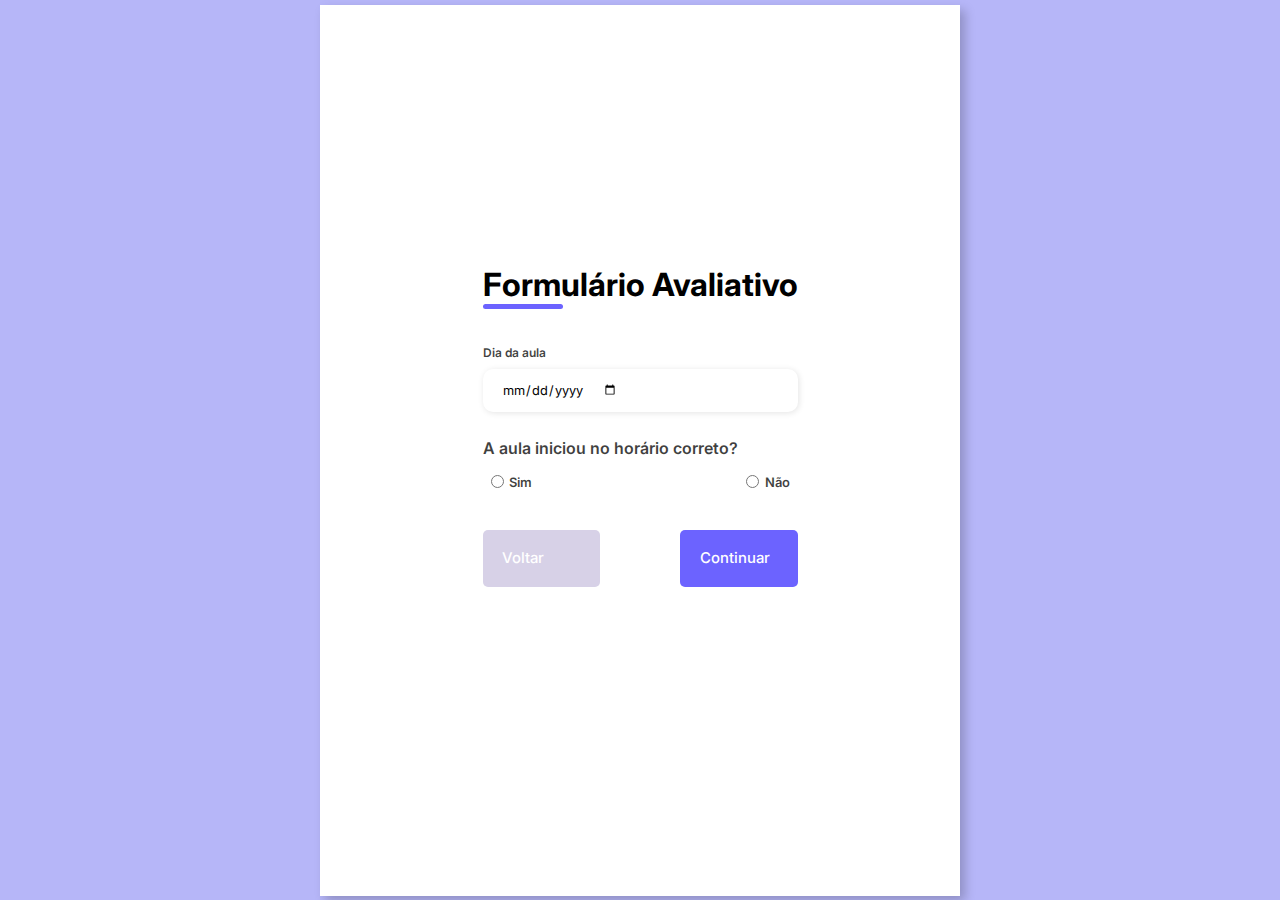
<file: aula.html>
<!DOCTYPE html>
<html lang="pt-br">

<head>
    <meta charset="UTF-8">
    <meta http-equiv="X-UA-Compatible" content="IE=edge">
    <meta name="viewport" content="width=device-width, initial-scale=1.0">
    <link rel="stylesheet" href="assets/css/style.css">
    <link rel="manifest" href="manifest.json">
    <meta name="theme-color" content="#ffffff">
    <link rel="apple-touch-icon" href="assets/img/ios/192.png">
    <title>Aula</title>
</head>

<body>
    <div class="container">
        <div class="form-image">
            <img src="assets/img/undraw_up_to_date_re_nqid.svg" alt="">
        </div>
        <div class="form">
            <form action="#">
                <div class="form-header">
                    <div class="title">
                        <h1 style="margin-top: -3rem;">Formulário Avaliativo</h1>
                    </div>
                </div>

               
                <div class="input-box" >
                    <label>Dia da aula</label>
                    <input type="date" placeholder="Enter birth date" required />
                </div>
                <div class="gender-inputs" style="margin-top: 1rem;">
                    <div class="gender-title">
                        <h6 style="font-size: 1rem; margin-bottom: 1rem;">A aula iniciou no horário correto?</h6>
                    </div>

                    <div class="gender-group">
                        <div class="gender-input">
                            <input id="sim" type="radio" name="right">
                            <label for="sim">Sim</label>
                        </div>

                        <div class="gender-input">
                            <input id="nao" type="radio" name="right">
                            <label for="nao">Não</label>
                        </div>

                        
                    </div>
                </div>

                <div class="continue-button" >
                    <button class="continue-button-left"><a href="index.html">Voltar</a></button>
                   
                    <button id="continuar" class="continue-button-right"><a href="#">Continuar</a></button>
                  </div>
            </form>
        </div>
    </div>

    <script>
       const continuarBtn = document.getElementById('continuar');

continuarBtn.addEventListener('click', function() {
  if (document.getElementById('sim').checked) {
    // Redirecionar usuário para página quando a aula começou no horário certo
    window.location.href = 'insumos.html';
  } else if (document.getElementById('nao').checked) {
    // Redirecionar usuário para página quando a aula NÃO começou no horário certo
    window.location.href = 'checkAula.html';
  }
});


      </script>
</body>

</html>
</file>
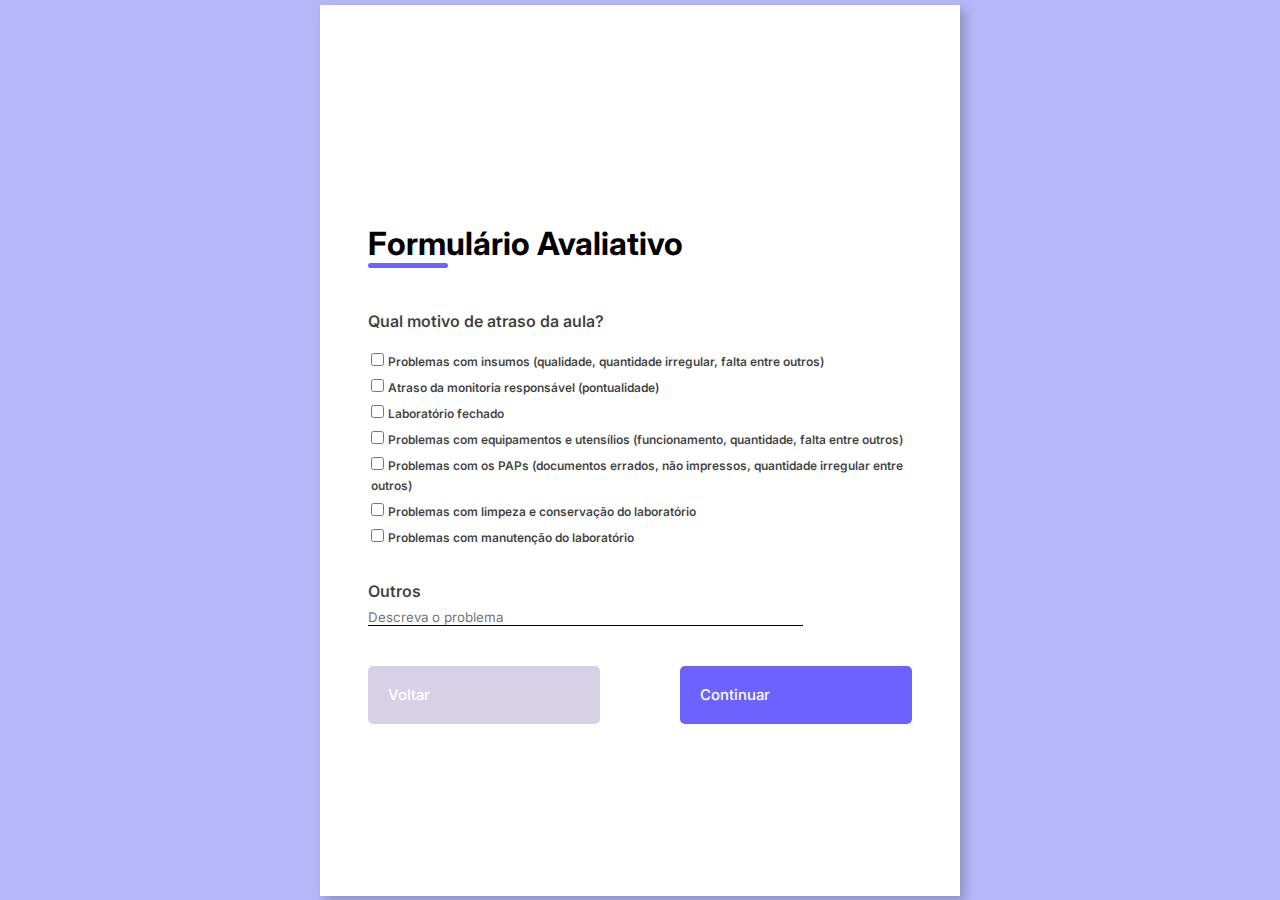
<file: checkaula.html>
<!DOCTYPE html>
<html lang="pt-br">

<head>
    <meta charset="UTF-8">
    <meta http-equiv="X-UA-Compatible" content="IE=edge">
    <meta name="viewport" content="width=device-width, initial-scale=1.0">
    <link rel="stylesheet" href="assets/css/style.css">
    <link rel="manifest" href="manifest.json">
    <meta name="theme-color" content="#ffffff">
    <link rel="apple-touch-icon" href="assets/img/ios/192.png">
    <title>checkAula</title>
</head>

<body>
    <div class="container">
        <div class="form-image">
            <img src="assets/img/undraw_up_to_date_re_nqid.svg" alt="">
        </div>
        <div class="form">
            <form action="#">
                <div class="form-avaliation">
                    <div class="title">
                        <div style="margin-top: 5rem;">
                          <h1 style="margin-bottom: 3rem;">Formulário Avaliativo</h1>
                          <form>
                          
                                <legend style="margin-bottom: 6rem; font-size: 1rem;">Qual motivo de atraso da aula?</legend>
                                <div style="margin-top: -5rem;">
                                  <div class="checkbox">
                                    <input type="checkbox" id="insumos" name="motivo" value="insumos">
                                    <label for="insumos">Problemas com insumos (qualidade, quantidade irregular, falta entre outros)</label>
                                  </div>
                                  <div class="checkbox">
                                    <input type="checkbox" id="monitoria" name="motivo" value="monitoria">
                                    <label for="monitoria">Atraso da monitoria responsável (pontualidade)</label>
                                  </div>
                                  <div class="checkbox">
                                    <input type="checkbox" id="laboratorio-fechado" name="motivo" value="laboratorio-fechado">
                                    <label for="laboratorio-fechado">Laboratório fechado</label>
                                  </div>
                                  <div class="checkbox">
                                    <input type="checkbox" id="equipamentos" name="motivo" value="equipamentos">
                                    <label for="equipamentos">Problemas com equipamentos e utensílios (funcionamento, quantidade, falta entre outros)</label>
                                  </div>
                                  <div class="checkbox">
                                    <input type="checkbox" id="paps" name="motivo" value="paps">
                                    <label for="paps">Problemas com os PAPs (documentos errados, não impressos, quantidade irregular entre outros)</label>
                                  </div>
                                  <div class="checkbox">
                                    <input type="checkbox" id="limpeza" name="motivo" value="limpeza">
                                    <label for="limpeza">Problemas com limpeza e conservação do laboratório</label>
                                  </div>
                                  <div class="checkbox">
                                    <input type="checkbox" id="manutencao" name="motivo" value="manutencao">
                                    <label for="manutencao">Problemas com manutenção do laboratório</label>
                                  </div>
                                </div>
                          
                                <div class="outros" style="margin-top: 2rem;" >
                                  <label for="firstname" style="display: block; font-size: 1rem;"> Outros</label>
                                  <input type="text" name="nome" placeholder="Descreva o problema" style="border: none; background: none; border-bottom: 1px solid black; width: 80%; margin-top: 0.5rem;">
                                   </div>
                              <div class="continue-button" >
                                  <button class="continue-button-left"><a href="aula.html">Voltar</a></button>
                                  <button class="continue-button-right"><a href="insumos.html">Continuar</a></button>
                                </div>
                          
                          
                            </form>
                        </div>
                          <div id="myModal" class="modal">
                            <div class="modal-content">
                              <span class="close">&times;</span>
                              <p>Você pode ligar para a secretaria: (81) 3413 - 6657 ou entrar em contato com nosso monitor Giovane: 81 9 XXXX - XXXX</p>
                            </div>
                          </div>
                        </div>
                        
                        <script>
                          // seleciona o modal
                          var modal = document.getElementById("myModal");
                          
                          // seleciona o botão que abre o modal
                          var btn = document.getElementById("laboratorio-fechado");
                          
                          // seleciona o elemento <span> que fecha o modal
                          var span = document.getElementsByClassName("close")[0];
                          
                          // quando o usuário clica no botão, abre o modal
                          btn.onclick = function() {
                            modal.style.display = "block";
                          }
                          
                          // quando o usuário clica no <span> (x), fecha o modal
                          span.onclick = function() {
                            modal.style.display = "none";
                          }
                          
                          // quando o usuário clica fora do modal, fecha-o
                          window.onclick = function(event) {
                            if (event.target == modal) {
                              modal.style.display = "none";
                            }
                          }
                          </script>
                    
    
</body>

</html>
</file>
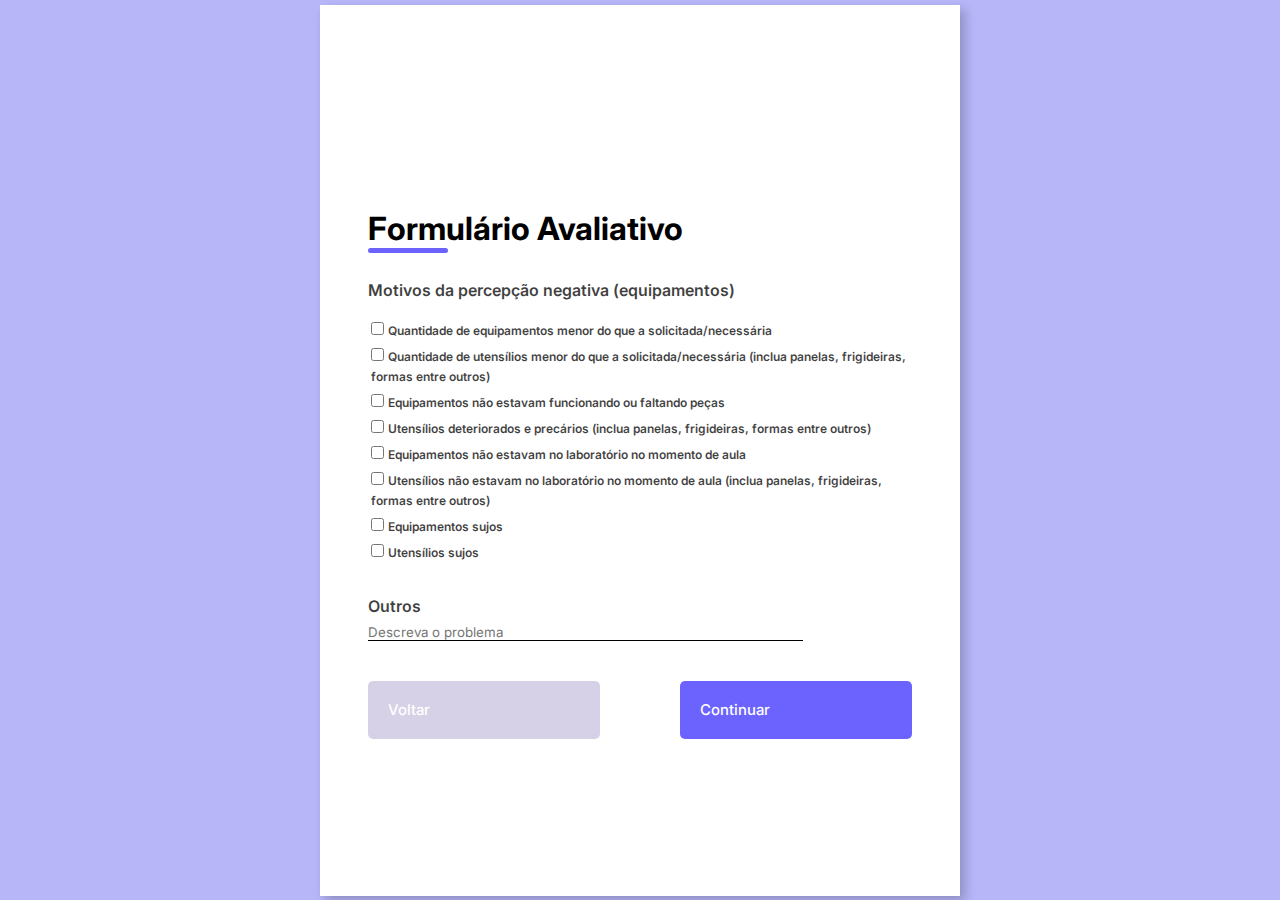
<file: checkequipamentos.html>
<!DOCTYPE html>
<html lang="pt-br">

<head>
    <meta charset="UTF-8">
    <meta http-equiv="X-UA-Compatible" content="IE=edge">
    <meta name="viewport" content="width=device-width, initial-scale=1.0">
    <link rel="stylesheet" href="assets/css/style.css">
    <link rel="manifest" href="manifest.json">
    <meta name="theme-color" content="#ffffff">
    <link rel="apple-touch-icon" href="assets/img/ios/192.png">
    <title>checkEquipamentos</title>
</head>

<body>
    <div class="container">
        <div class="form-image">
            <img src="assets/img/undraw_up_to_date_re_nqid.svg" alt="">
        </div>
        <div class="form">
          
                <div class="form-avaliation">
                    <div class="title">
                        <div style="margin-top: 5rem;">
                            <h1 style="margin-bottom: 2rem;">Formulário Avaliativo</h1>
                            <form>
                            
                                  <legend style="margin-bottom: 6rem; font-size: 1rem;">Motivos da percepção negativa (equipamentos)</legend>
                                  <div style="margin-top: -5rem;">
                                    <div class="checkbox">
                                      <input type="checkbox" id="equipamentos" name="motivo" value="insumos">
                                      <label for="equipamentos">Quantidade de equipamentos menor do que a solicitada/necessária</label>
                                    </div>
                                    <div class="checkbox">
                                      <input type="checkbox" id="quantidade-utensilios" name="motivo" value="quantidade-utensilios">
                                      <label for="quantidade-utensilios">Quantidade de utensílios menor do que a solicitada/necessária (inclua panelas, frigideiras, formas entre outros)</label>
                                    </div>
                                    <div class="checkbox">
                                      <input type="checkbox" id="defeito-equipamentos" name="motivo" value="defeito-equipamentos">
                                      <label for="defeito-equipamentos">Equipamentos não estavam funcionando ou faltando peças</label>
                                    </div>
                                    <div class="checkbox">
                                      <input type="checkbox" id="defeito-utensilios" name="motivo" value="defeito-utensilios">
                                      <label for="defeito-utensilios">Utensílios deteriorados e precários (inclua panelas, frigideiras, formas entre outros)</label>
                                    </div>
                                    <div class="checkbox">
                                      <input type="checkbox" id="ausencia-equipamentos" name="motivo" value="ausencia-equipamentos">
                                      <label for="ausencia-equipamentos">Equipamentos não estavam no laboratório no momento de aula</label>
                                    </div>
                                    <div class="checkbox">
                                      <input type="checkbox" id="ausencia-utensilios" name="motivo" value="ausencia-utensilios">
                                      <label for="ausencia-utensilios">Utensílios não estavam no laboratório no momento de aula (inclua panelas, frigideiras, formas entre outros)</label>
                                    </div>
                                    <div class="checkbox">
                                      <input type="checkbox" id="equipamentos-sujos" name="motivo" value="equipamentos-sujos">
                                      <label for="equipamentos-sujos">Equipamentos sujos</label>
                                    </div>
                                    <div class="checkbox">
                                        <input type="checkbox" id="utensilios-sujos" name="motivo" value="utensilios-sujos">
                                        <label for="utensilios-sujos">Utensílios sujos</label>
                                      </div>
                                  </div>
                                  <div class="outros" style="margin-top: 2rem;" >
                                    <label for="firstname" style="display: block; font-size: 1rem;"> Outros</label>
                                    <input type="text" name="nome" placeholder="Descreva o problema" style="border: none; background: none; border-bottom: 1px solid black; width: 80%; margin-top: 0.5rem;">
                                     </div>
                            
                                <div class="continue-button" >
                                    <button class="continue-button-left"><a href="equipamentos.html">Voltar</a></button>
                                    <button class="continue-button-right"><a href="finalizar.html">Continuar</a></button>
                                  </div>
                            
                              </form>
                        </div>
                          <div id="myModal" class="modal">
                            <div class="modal-content">
                              <span class="close">&times;</span>
                              <p>Você pode ligar para a secretaria: (81) 3413 - 6657 ou entrar em contato com nosso monitor Giovane: 81 9 XXXX - XXXX</p>
                            </div>
                          </div>
                        </div>
                        
                        <script>
                          // seleciona o modal
                          var modal = document.getElementById("myModal");
                          
                          // seleciona o botão que abre o modal
                          var btn = document.getElementById("laboratorio-fechado");
                          
                          // seleciona o elemento <span> que fecha o modal
                          var span = document.getElementsByClassName("close")[0];
                          
                          // quando o usuário clica no botão, abre o modal
                          btn.onclick = function() {
                            modal.style.display = "block";
                          }
                          
                          // quando o usuário clica no <span> (x), fecha o modal
                          span.onclick = function() {
                            modal.style.display = "none";
                          }
                          
                          // quando o usuário clica fora do modal, fecha-o
                          window.onclick = function(event) {
                            if (event.target == modal) {
                              modal.style.display = "none";
                            }
                          }
                          </script>
                    
    
</body>

</html>
</file>
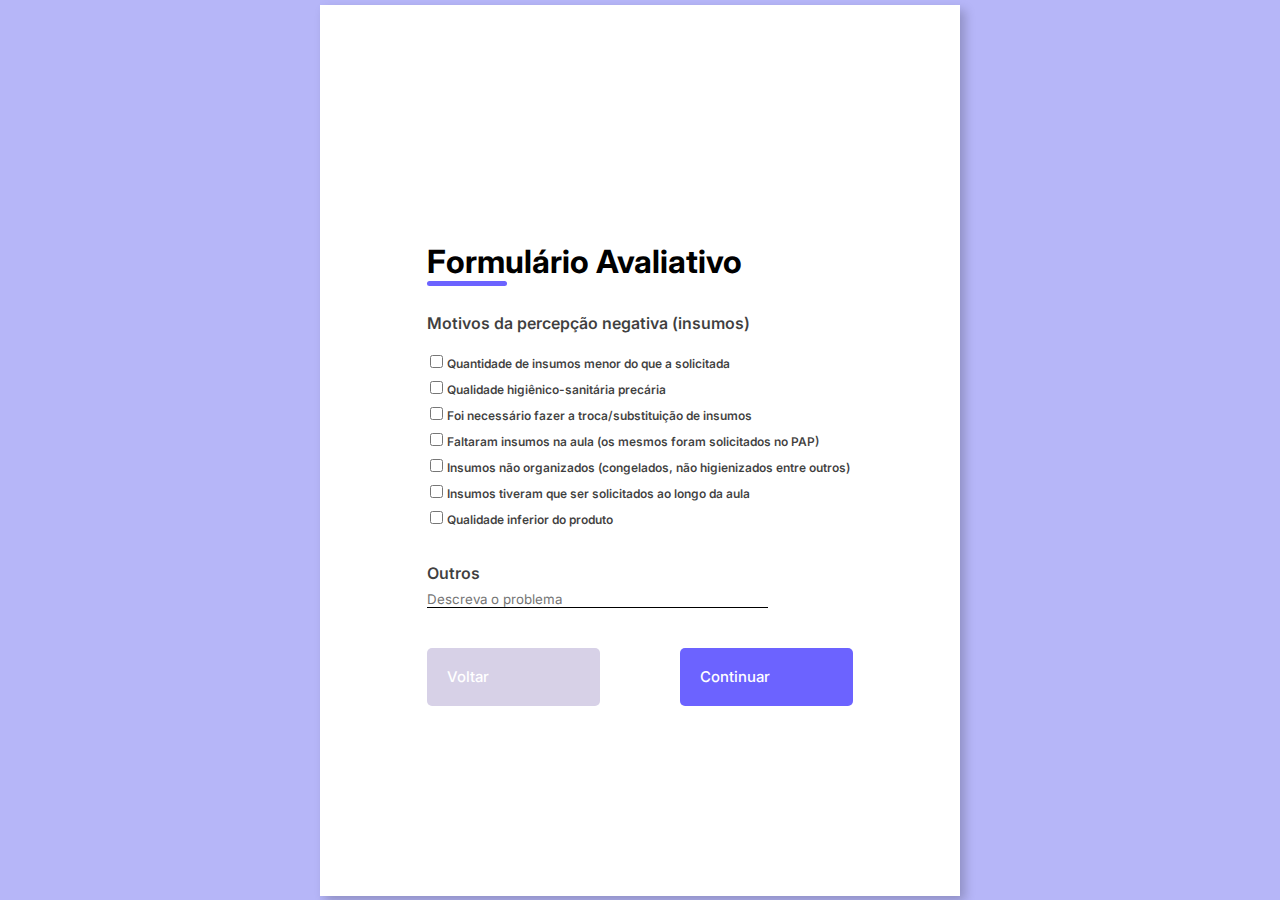
<file: checkinsumos.html>
<!DOCTYPE html>
<html lang="pt-br">

<head>
    <meta charset="UTF-8">
    <meta http-equiv="X-UA-Compatible" content="IE=edge">
    <meta name="viewport" content="width=device-width, initial-scale=1.0">
    <link rel="stylesheet" href="assets/css/style.css">
    <link rel="manifest" href="manifest.json">
    <meta name="theme-color" content="#ffffff">
    <link rel="apple-touch-icon" href="assets/img/ios/192.png">
    <title>checkInsumos</title>
</head>

<body>
    <div class="container">
        <div class="form-image">
            <img src="assets/img/undraw_up_to_date_re_nqid.svg" alt="">
        </div>
        <div class="form">
            <form action="#">
                <div class="form-avaliation">
                    <div class="title">
                        <div style="margin-top: 5rem;">
                          <h1 style="margin-bottom: 2rem;">Formulário Avaliativo</h1>
                          <form>
                          
                                <legend style="margin-bottom: 6rem; font-size: 1rem;">Motivos da percepção negativa (insumos)</legend>
                                <div style="margin-top: -5rem;">
                                  <div class="checkbox">
                                    <input type="checkbox" id="quantidade-insumos" name="motivo" value="insumos">
                                    <label for="quantidade-insumos">Quantidade de insumos menor do que a solicitada</label>
                                  </div>
                                  <div class="checkbox">
                                    <input type="checkbox" id="higiene" name="motivo" value="monitoria">
                                    <label for="higiene">Qualidade higiênico-sanitária precária</label>
                                  </div>
                                  <div class="checkbox">
                                    <input type="checkbox" id="troca-insumos" name="motivo" value="troca-insumos">
                                    <label for="laboratorio-fechado">Foi necessário fazer a troca/substituição de insumos</label>
                                  </div>
                                  <div class="checkbox">
                                    <input type="checkbox" id="falta-insumos" name="motivo" value="equipamentos">
                                    <label for="falta-insumos">Faltaram insumos na aula (os mesmos foram solicitados no PAP)</label>
                                  </div>
                                  <div class="checkbox">
                                    <input type="checkbox" id="insumos-desorganizados" name="motivo" value="paps">
                                    <label for="insumos-desorganizados">Insumos não organizados (congelados, não higienizados entre outros)</label>
                                  </div>
                                  <div class="checkbox">
                                    <input type="checkbox" id="solicitar-insumos" name="motivo" value="limpeza">
                                    <label for="solicitar-insumos">Insumos tiveram que ser solicitados ao longo da aula</label>
                                  </div>
                                  <div class="checkbox">
                                    <input type="checkbox" id="manutencao" name="motivo" value="manutencao">
                                    <label for="manutencao">Qualidade inferior do produto</label>
                                  </div>
                                </div>
                                <div class="outros" style="margin-top: 2rem;" >
                                  <label for="firstname" style="display: block; font-size: 1rem;"> Outros</label>
                                  <input type="text" name="nome" placeholder="Descreva o problema" style="border: none; background: none; border-bottom: 1px solid black; width: 80%; margin-top: 0.5rem;">
                                   </div>
                          
                              <div class="continue-button" >
                                  <button class="continue-button-left"><a href="insumos.html">Voltar</a></button>
                                  <button class="continue-button-right"><a href="equipamentos.html">Continuar</a></button>
                                </div>
                          
                            </form>
                        </div>
                          <div id="myModal" class="modal">
                            <div class="modal-content">
                              <span class="close">&times;</span>
                              <p>Você pode ligar para a secretaria: (81) 3413 - 6657 ou entrar em contato com nosso monitor Giovane: 81 9 XXXX - XXXX</p>
                            </div>
                          </div>
                        </div>
                        
                        <script>
                          // seleciona o modal
                          var modal = document.getElementById("myModal");
                          
                          // seleciona o botão que abre o modal
                          var btn = document.getElementById("laboratorio-fechado");
                          
                          // seleciona o elemento <span> que fecha o modal
                          var span = document.getElementsByClassName("close")[0];
                          
                          // quando o usuário clica no botão, abre o modal
                          btn.onclick = function() {
                            modal.style.display = "block";
                          }
                          
                          // quando o usuário clica no <span> (x), fecha o modal
                          span.onclick = function() {
                            modal.style.display = "none";
                          }
                          
                          // quando o usuário clica fora do modal, fecha-o
                          window.onclick = function(event) {
                            if (event.target == modal) {
                              modal.style.display = "none";
                            }
                          }
                          </script>
                    
    
</body>

</html>
</file>
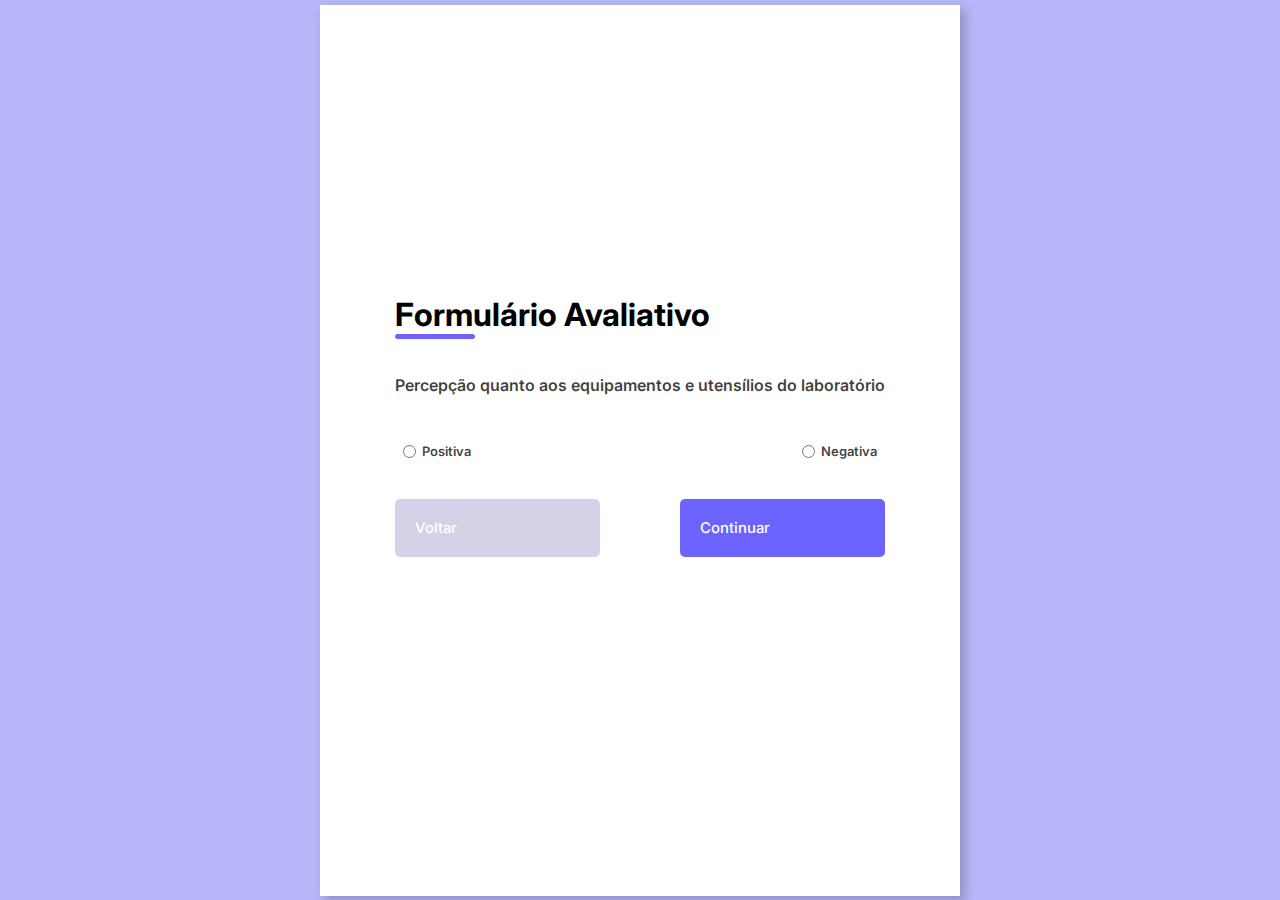
<file: equipamentos.html>
<!DOCTYPE html>
<html lang="pt-br">

<head>
    <meta charset="UTF-8">
    <meta http-equiv="X-UA-Compatible" content="IE=edge">
    <meta name="viewport" content="width=device-width, initial-scale=1.0">
    <link rel="stylesheet" href="assets/css/style.css">
    <link rel="manifest" href="manifest.json">
    <meta name="theme-color" content="#ffffff">
    <link rel="apple-touch-icon" href="assets/img/ios/192.png">
    <title>Equipamentos</title>
</head>

<body>
    <div class="container">
        <div class="form-image">
            <img src="assets/img/undraw_up_to_date_re_nqid.svg" alt="">
        </div>
        <div class="form">
            <form action="#">
                <div class="form-header">
                    <div class="title">
                        <h1 style="margin-top: -3rem;">Formulário Avaliativo</h1>
                    </div>
                </div>

               
                
                <div class="gender-inputs" style="margin-top: 1rem;">
                    <div class="gender-title">
                        <h6 style="margin-bottom: 3rem; font-size: 1rem;">Percepção quanto aos equipamentos e utensílios do laboratório
                        </h6>
                    </div>

                    <div class="gender-group">
                        <div class="gender-input">
                            <input id="sim" type="radio" name="right">
                            <label for="sim">Positiva</label>
                        </div>

                        <div class="gender-input">
                            <input id="nao" type="radio" name="right">
                            <label for="nao">Negativa</label>
                        </div>

                        
                    </div>
                </div>

                <div class="continue-button" >
                    <button class="continue-button-left"><a href="insumos.html">Voltar</a></button>
                   
                    <button id="continuar" class="continue-button-right"><a href="checkEquipamentos.html">Continuar</a></button>
                  </div>
            </form>
        </div>
    </div>

    <script>
       const continuarBtn = document.getElementById('continuar');

continuarBtn.addEventListener('click', function() {
  if (document.getElementById('sim').checked) {
    // Redirecionar usuário para página quando a aula começou no horário certo
    window.location.href = 'finalizar.html';
  } else if (document.getElementById('nao').checked) {
    // Redirecionar usuário para página quando a aula NÃO começou no horário certo
    window.location.href = 'checkEquipamentos.html';
  }
});


      </script>
</body>

</html>
</file>
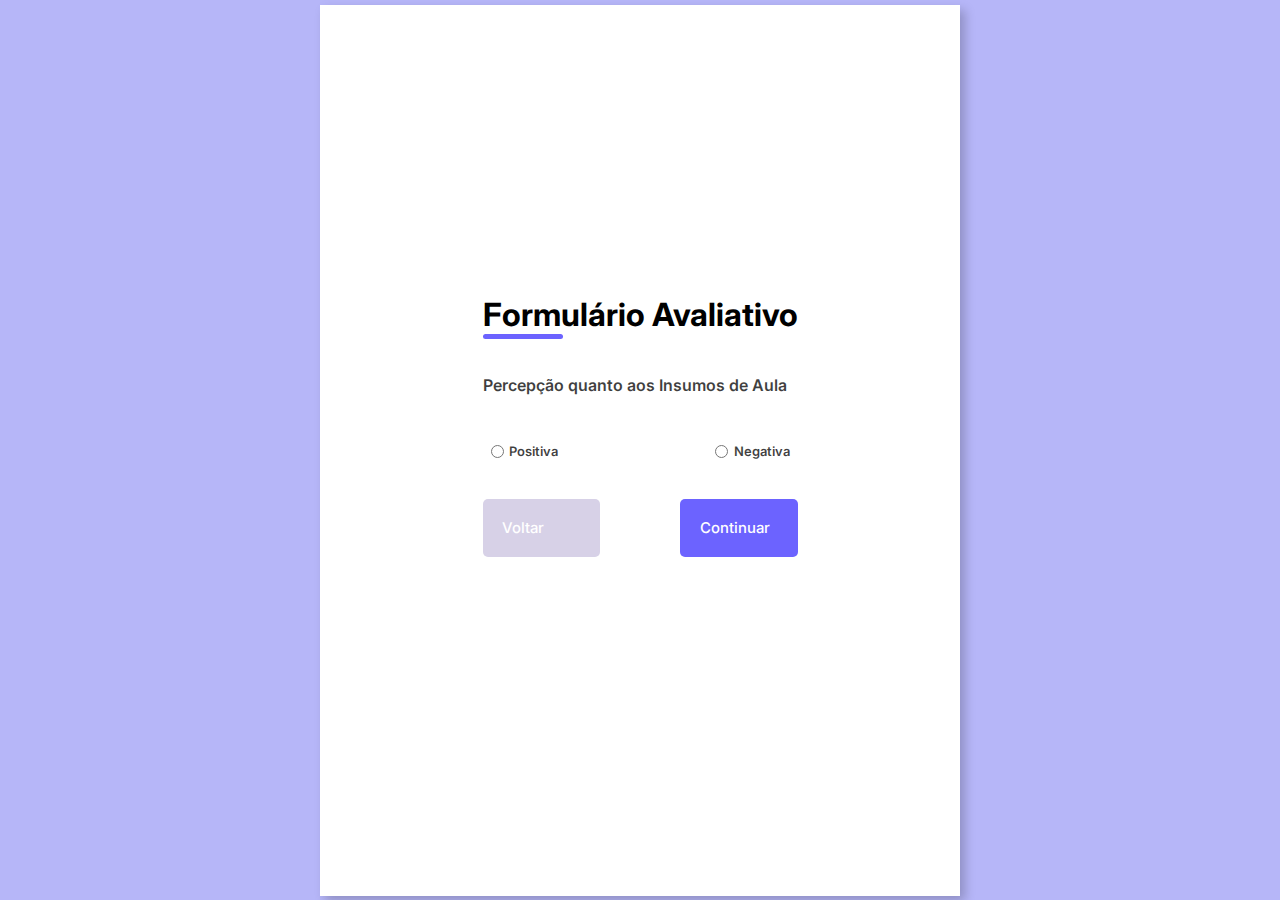
<file: insumos.html>
<!DOCTYPE html>
<html lang="pt-br">

<head>
    <meta charset="UTF-8">
    <meta http-equiv="X-UA-Compatible" content="IE=edge">
    <meta name="viewport" content="width=device-width, initial-scale=1.0">
    <link rel="stylesheet" href="assets/css/style.css">
    <link rel="manifest" href="manifest.json">
    <meta name="theme-color" content="#ffffff">
    <link rel="apple-touch-icon" href="assets/img/ios/192.png">
    <title>Aula</title>
</head>

<body>
    <div class="container">
        <div class="form-image">
            <img src="assets/img/undraw_up_to_date_re_nqid.svg" alt="">
        </div>
        <div class="form">
            <form action="#">
                <div class="form-header">
                    <div class="title">
                        <h1 style="margin-top: -3rem;">Formulário Avaliativo</h1>
                    </div>
                </div>

               
                
                <div class="gender-inputs" style="margin-top: 1rem;">
                    <div class="gender-title">
                        <h6 style="margin-bottom: 3rem; font-size: 1rem;">Percepção quanto aos Insumos de Aula
                        </h6>
                    </div>

                    <div class="gender-group">
                        <div class="gender-input">
                            <input id="sim" type="radio" name="right">
                            <label for="sim">Positiva</label>
                        </div>

                        <div class="gender-input">
                            <input id="nao" type="radio" name="right">
                            <label for="nao">Negativa</label>
                        </div>

                        
                    </div>
                </div>

                <div class="continue-button" >
                    <button class="continue-button-left"><a href="checkAula.html">Voltar</a></button>
                   
                    <button id="continuar" class="continue-button-right"><a href="#">Continuar</a></button>
                  </div>
            </form>
        </div>
    </div>

    <script>
       const continuarBtn = document.getElementById('continuar');

continuarBtn.addEventListener('click', function() {
  if (document.getElementById('sim').checked) {
    // Redirecionar usuário para página quando a aula começou no horário certo
    window.location.href = 'equipamentos.html';
  } else if (document.getElementById('nao').checked) {
    // Redirecionar usuário para página quando a aula NÃO começou no horário certo
    window.location.href = 'checkInsumos.html';
  }
});


      </script>
</body>

</html>
</file>
<file: assets/css/style.css>
@import url('https://fonts.googleapis.com/css2?family=Inter:wght@200;300;400;500&family=Open+Sans:wght@300;400;500;600&display=swap');
* {
    padding: 0;
    margin: 0;
    box-sizing: border-box;
    font-family: 'Inter', sans-serif;
}

body {
    width: 100%;
    height: 100vh;
    display: flex;
    justify-content: center;
    align-items: center;
    background: #0c0ce94d;
    
}

.container {
    width: 99%;
    height: 99vh;
    display: flex;
    box-shadow: 5px 5px 10px rgba(0, 0, 0, 0.212);
    overflow-y: scroll;
}

.form-image {
    width: 50%;
    display: flex;
    justify-content: center;
    align-items: center;
    background-color: #F2EDF5;
    padding: 1rem;
}

.form-image img {
    width: 31rem;
}

.form {
    width: 50%;
    display: flex;
    flex-direction: column;
    justify-content: center;
    align-items: center;
    background-color: #fff;
    padding: 3rem;
}

.form-avaliation {
    margin-bottom: 2rem;
    display: flex;
    justify-content: space-between;
}

.form-avaliation h1::after {
    content: '';
    display: block;
    width: 5rem;
    height: 0.3rem;
    background-color: #6c63ff;
    margin: 0 auto;
    position: absolute;
    border-radius: 10px;
    
}
.form-header {
    margin-bottom: 2rem;
    display: flex;
    justify-content: space-between;
}


.form-header h1::after {
    content: '';
    display: block;
    width: 5rem;
    height: 0.3rem;
    background-color: #6c63ff;
    margin: 0 auto;
    position: absolute;
    border-radius: 10px;
}
.outros{
    justify-content: column;
    flex-wrap: wrap;
}
.checkbox {
    padding: 3px;
}



.popup {
    position: fixed;
    top: 50%;
    left: 50%;
    transform: translate(-50%, -50%);
    padding: 2rem;
    background-color: white;
    box-shadow: 0px 2px 5px rgba(0, 0, 0, 0.3);
    z-index: 9999;
}



.input-group {
    display: flex;
    flex-wrap: wrap;
    justify-content: space-between;
    padding: 1rem 0;
}

.input-box {
    display: flex;
    flex-direction: column;
    
}

.select-box{
    display: flex;
    
    
}
.select-box select{
    margin: 0.6rem 0;
    padding: 0.8rem 1.2rem;
    border: none;
    border-radius: 10px;
    box-shadow: 1px 1px 6px #0000001c;
    font-size: 0.8rem;
    margin-right: 5rem;
    
    
    
}
.input-box input {
    margin: 0.6rem 0;
    padding: 0.8rem 1.2rem;
    border: none;
    border-radius: 10px;
    box-shadow: 1px 1px 6px #0000001c;
    font-size: 0.8rem;
    display: flex;
    justify-content: space-between;
}

.input-box input:hover {
    background-color: #eeeeee75;
}

.input-box input:focus-visible {
    outline: 1px solid #6c63ff;
}

.input-box label,
.gender-title h6, legend,
.checkbox label, .outros {
    font-size: 0.75rem;
    font-weight: 600;
    color: #000000c0;
}
.paragrafo-header{ 
    font-size: 0.75rem;
    font-weight: 600;
    color: #2b1cd1c0;
    margin-bottom: 1rem;
}
.paragrafo {
    font-size: 0.75rem;
    font-weight: 600;
    color: #2b1cd1c0;
    margin-top: 1rem;
  text-align: center;
    
}
.input-box input::placeholder {
    color: #000000be;
}

.gender-group {
    display: flex;
    justify-content: space-between;
    margin-top: 0.62rem;
    padding: 0 .5rem;
}

.gender-input {
    display: flex;
    align-items: center;
}

.gender-input input {
    margin-right: 0.35rem;
}

.gender-input label {
    font-size: 0.81rem;
    font-weight: 600;
    color: #000000c0;
}

.continue-button1 button {
    width: 100%;
    margin-top: 2.5rem;
    border: none;
    background-color: #6c63ff;
    padding: 0.62rem;
    border-radius: 5px;
    cursor: pointer;
}

.continue-button1 button:hover {
    background-color: #6b63fff1;
}

.continue-button1 button a {
    text-decoration: none;
    font-size: 0.93rem;
    font-weight: 500;
    color: #fff;
}
.continue-button {
    display: flex;
    margin-top: 2.5rem;
    align-items:center ;
    }

    .continue-button button {
 
        width: 48%;
        border: none;
        padding: 0.62rem;
        border-radius: 5px;
        cursor: pointer;
        display: flex;
        text-align: center;
        align-items: center;
    }
    
    
    .continue-button button a {
        text-decoration: none;
        font-size: 0.93rem;
        font-weight: 500;
        color: #fff;
        display: block;
        padding: 0.62rem;
        text-align: center;
        align-items: center;
       
    }

.continue-button-left,
.continue-button-right {
  width: 48%;
  display: inline-block
}

.continue-button-left {
    background-color: #d7d1e7;
    margin-right: 5rem;
  }


  .continue-button-right {
    background-color: #6c63ff;
  }

.continue-button button:hover {
    background-color: #6b63fff1;
}

.modal {
    display: none; /* esconde o modal por padrão */
    position: fixed; /* posição fixa na tela */
    z-index: 1; /* coloca o modal na frente de outros elementos */
    left: 0;
    top: 0;
    width: 100%;
    height: 100%;
    overflow: auto; /* habilita o scroll caso o conteúdo do modal seja maior do que a tela */
    background-color: rgba(0, 0, 0, 0.39); /* fundo preto com transparência */
  }
  
  .modal-content {
    background-color: #fefefe;
    margin:  15% auto; /* centraliza o modal verticalmente */
    padding: 20px;
    border: 1px solid #888;
    width: 40%;
  }
  
  .close {
    color: #aaa;
    float: right;
    font-size: 28px;
    font-weight: bold;
  }
  
  .close:hover,
  .close:focus {
    color: black;
    text-decoration: none;
    cursor: pointer;
  }
@media screen and (max-width: 1330px) {
    .form-image {
        display: none;
    }
    .container {
        width: 50%;
    }
    .form {
        width: 100%;
    }
}

@media screen and (max-width: 1064px) {
    .container {
        width: 90%;
        height: auto;
    }
    .input-group {
        flex-direction: column;
        z-index: 5;
        padding-right: 5rem;
        max-height: 10rem;
        
        flex-wrap: nowrap;
    }
    .gender-inputs {
        margin-top: 2rem;
    }
    .gender-group {
        flex-direction: column;
    }
    .gender-title h6 {
        margin: 0;
    }
    .gender-input {
        margin-top: 0.5rem;
    }
}

@media (max-width: 767px) {
    .popup {
        width: 90%;
        max-width: 500px;
        padding: 1rem;
        font-size: 0.8rem;
    }
}

@media (min-width: 768px) {
    .popup {
        width: 50%;
        max-width: 800px;
        font-size: 1rem;
    }
}
</file>
